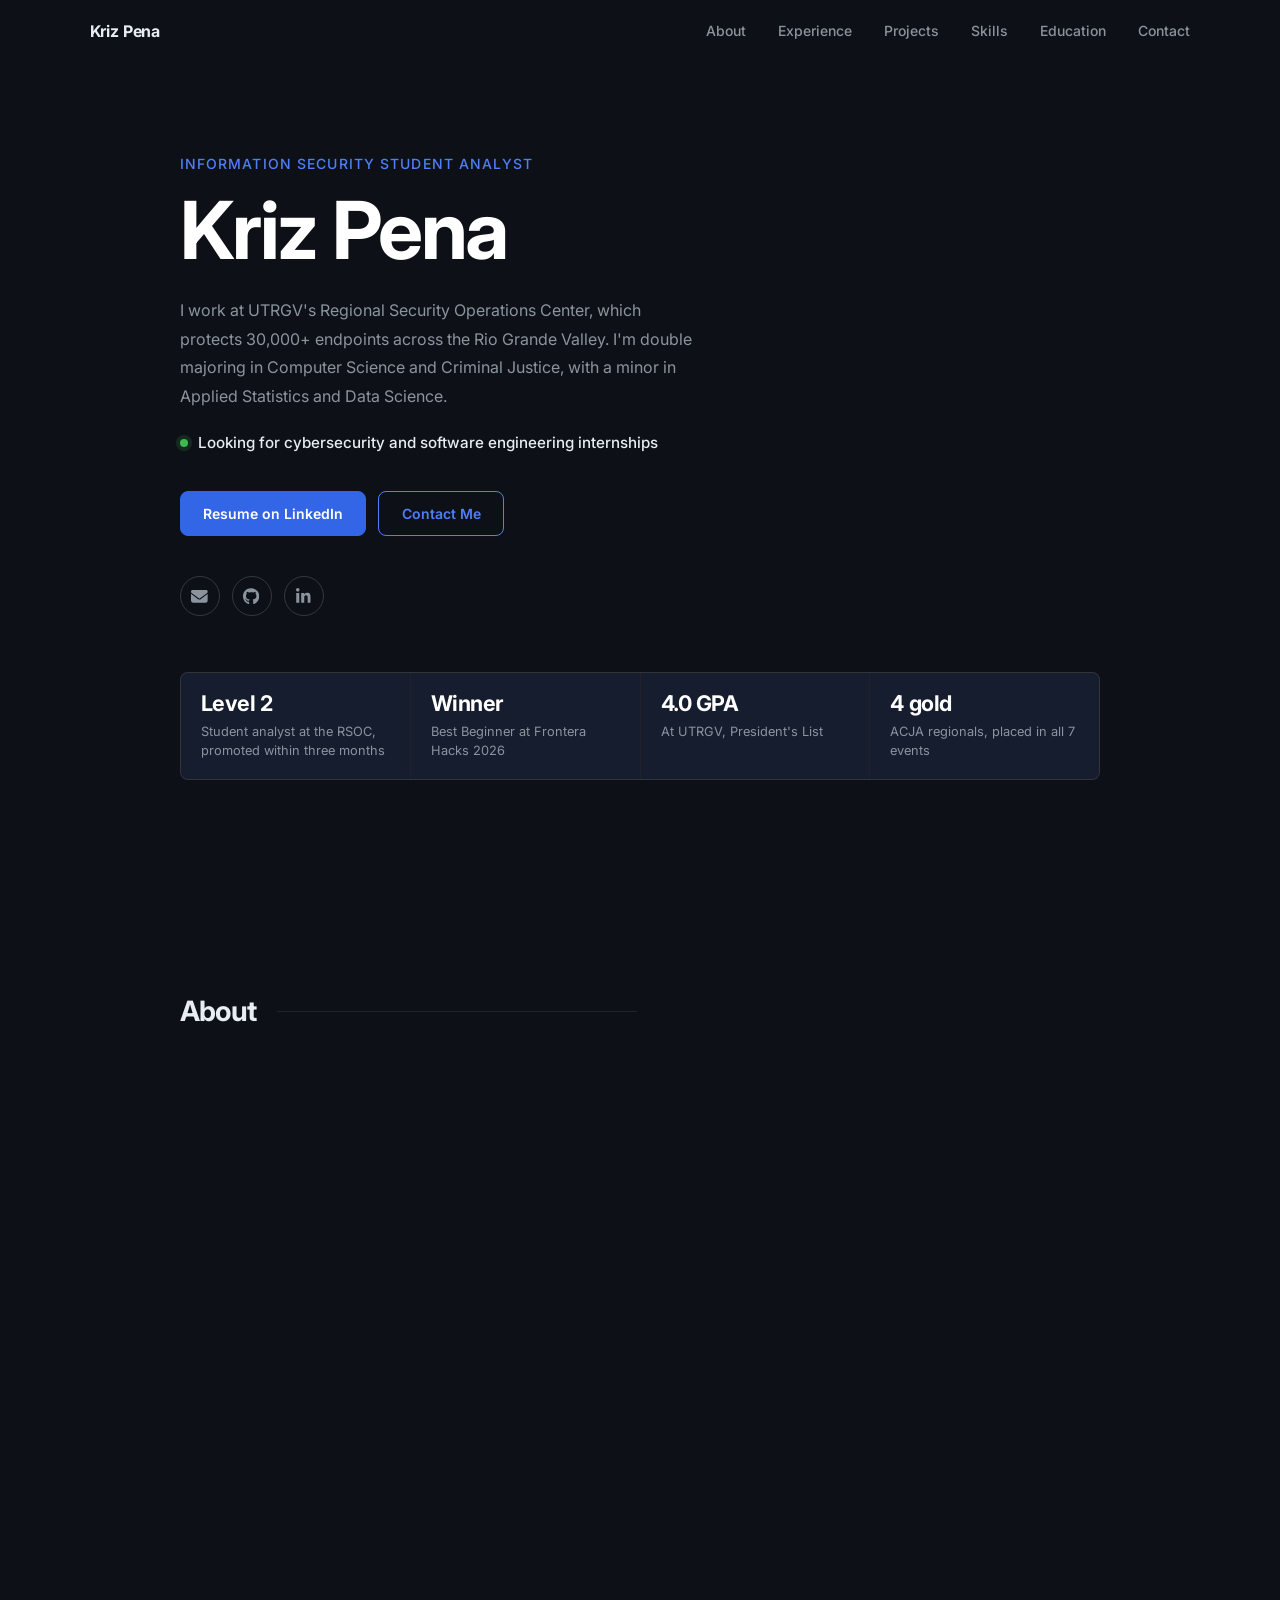
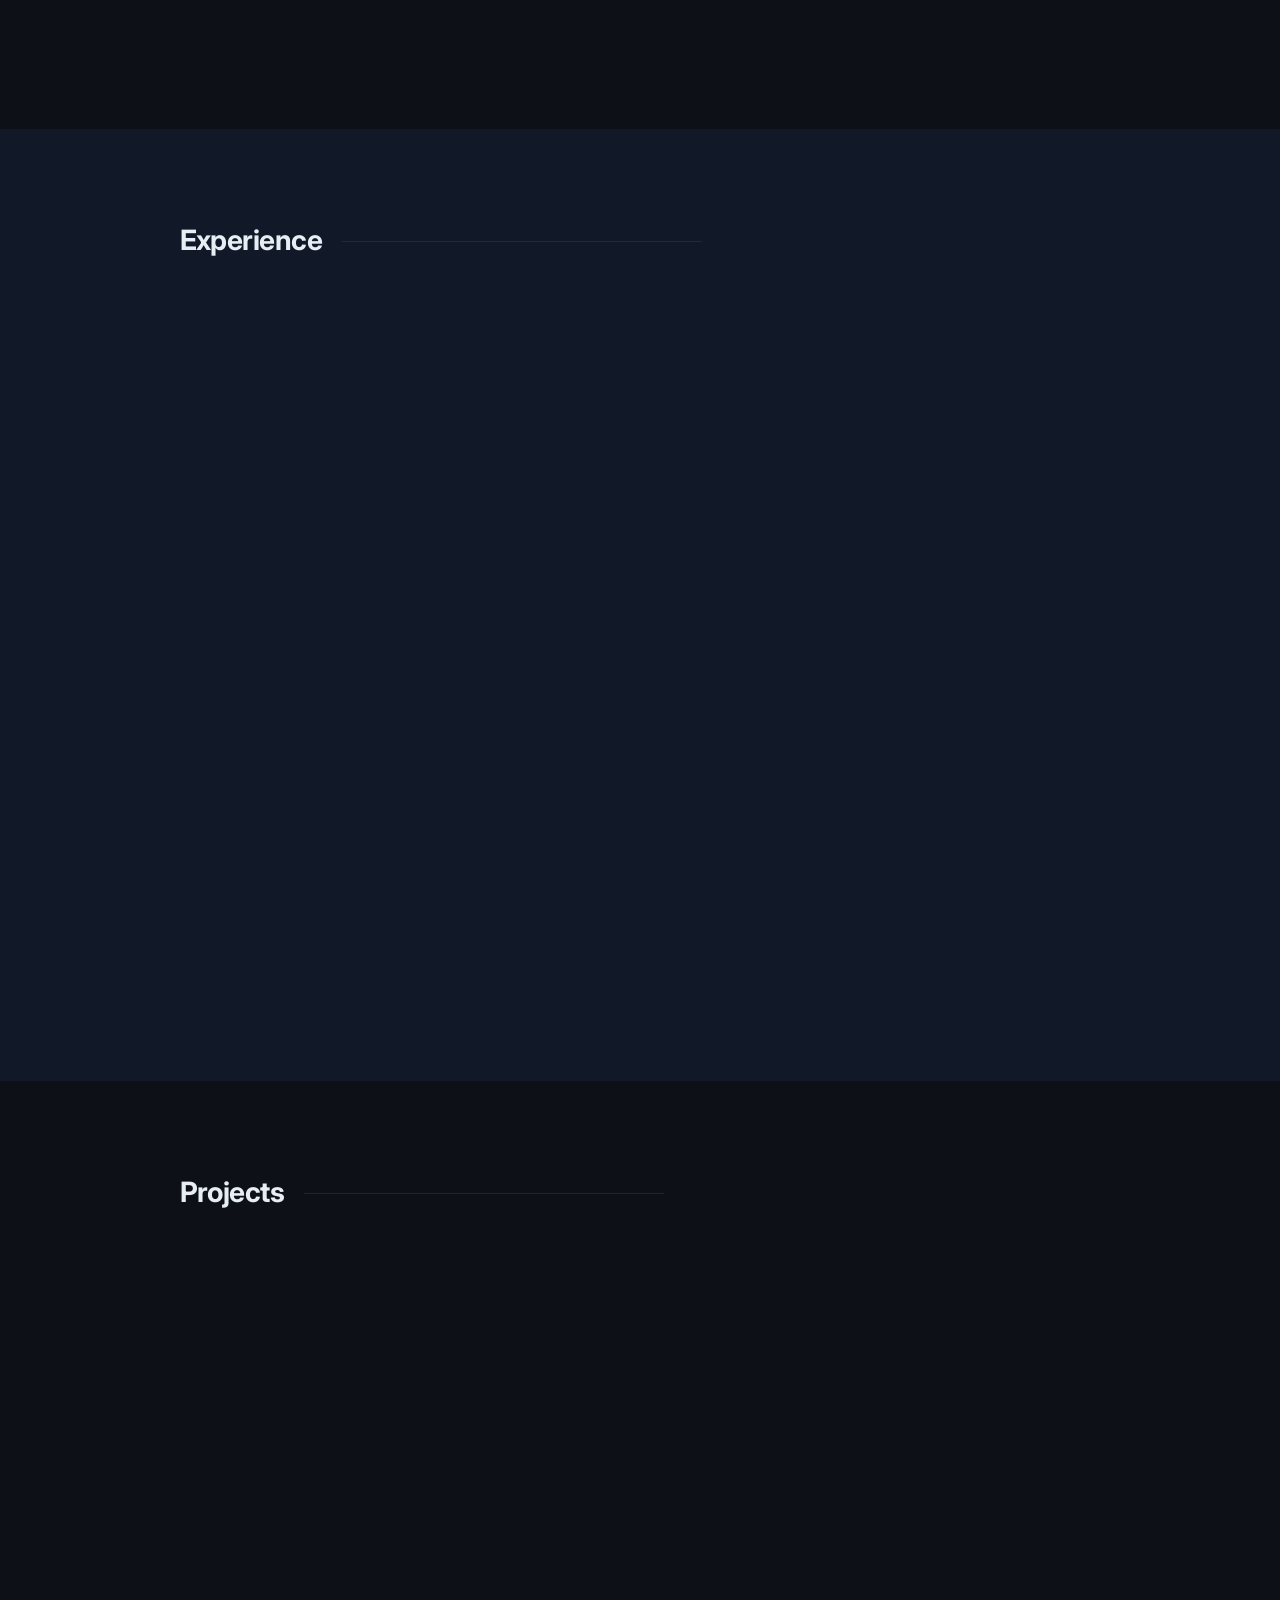
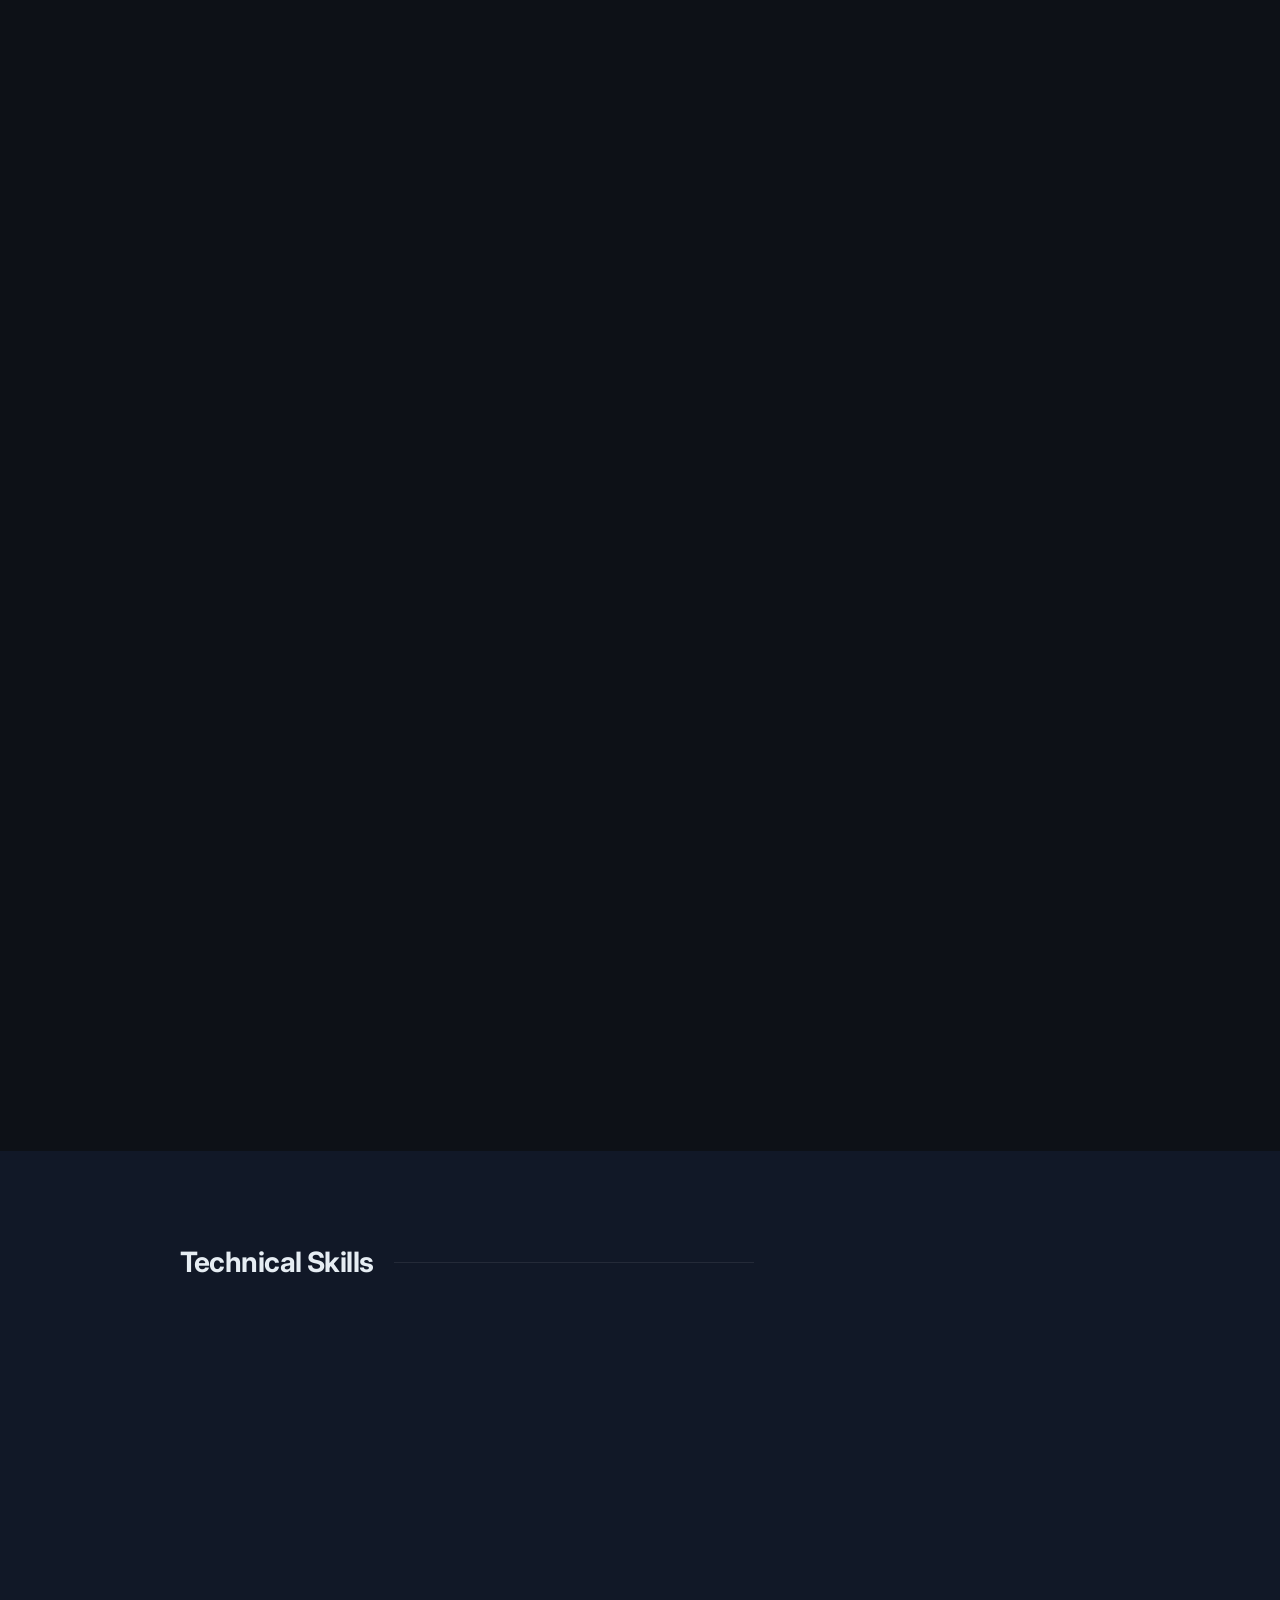
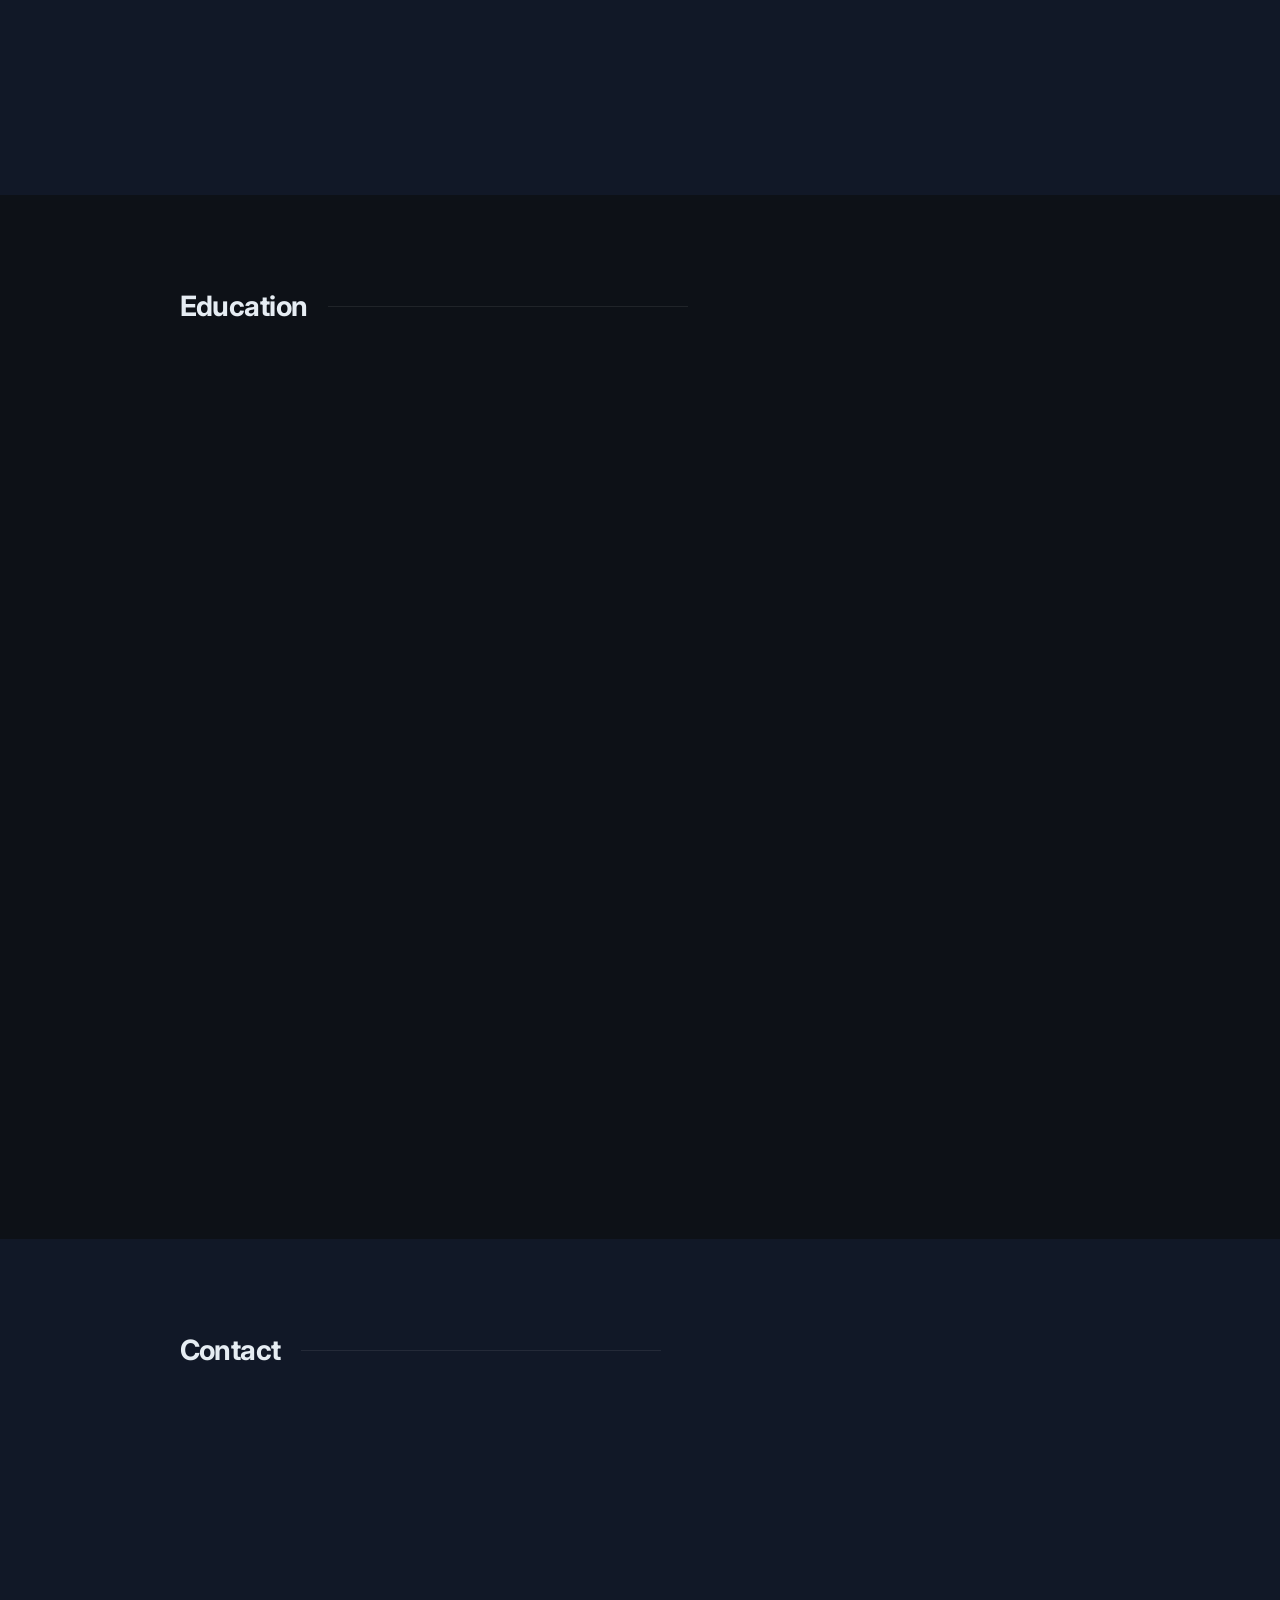
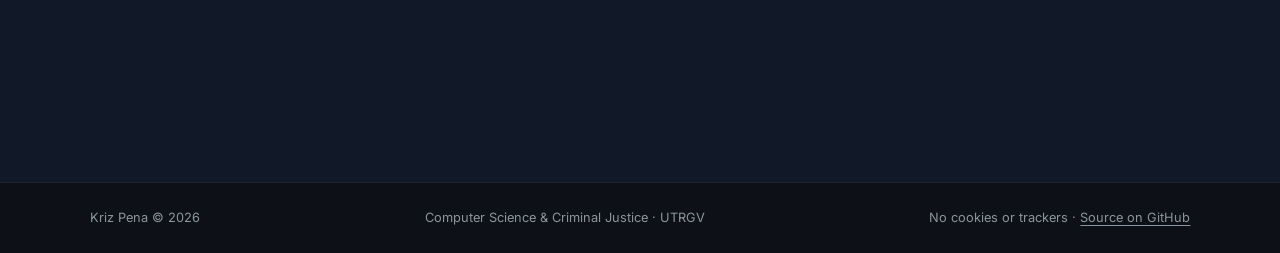
<file: index.html>
<!DOCTYPE html>
<html lang="en">
<head>
    <meta charset="UTF-8">
    <meta name="viewport" content="width=device-width, initial-scale=1.0">
    <!-- Only files from this site can load: no CDNs, no trackers -->
    <meta http-equiv="Content-Security-Policy" content="default-src 'self'; img-src 'self'; style-src 'self'; script-src 'self'; font-src 'self'; connect-src 'none'; object-src 'none'; base-uri 'self'; form-action 'none'">
    <meta name="color-scheme" content="dark">
    <meta name="theme-color" content="#0d1117">
    <title>Kriz Pena — Information Security &amp; Computer Science</title>
    <meta name="description" content="Kriz Pena, Information Security Student Analyst at UTRGV's Regional Security Operations Center, double majoring in Computer Science and Criminal Justice.">
    <meta name="author" content="Kriz Pena">
    <link rel="canonical" href="https://krizzzp1.github.io/Portfolio/">

    <!-- Link previews (LinkedIn, Discord, texts) -->
    <meta property="og:type" content="website">
    <meta property="og:site_name" content="Kriz Pena">
    <meta property="og:locale" content="en_US">
    <meta property="og:url" content="https://krizzzp1.github.io/Portfolio/">
    <meta property="og:title" content="Kriz Pena — Information Security &amp; Computer Science">
    <meta property="og:description" content="Information Security Student Analyst at UTRGV's Regional Security Operations Center. Computer Science and Criminal Justice double major.">
    <meta property="og:image" content="https://krizzzp1.github.io/Portfolio/og-image.png">
    <meta property="og:image:width" content="1200">
    <meta property="og:image:height" content="630">
    <meta property="og:image:alt" content="Kriz Pena, Information Security Student Analyst">
    <meta name="twitter:card" content="summary_large_image">

    <!-- Tab icon -->
    <link rel="icon" type="image/png" sizes="32x32" href="favicon-32.png">
    <link rel="apple-touch-icon" href="apple-touch-icon.png">

    <link rel="preload" href="fonts/inter-latin-opsz-normal.woff2" as="font" type="font/woff2" crossorigin>
    <link rel="stylesheet" href="styles.css">
    <script src="script.js" defer></script>

    <!-- Tells search engines who this page is about -->
    <script type="application/ld+json">
    {
        "@context": "https://schema.org",
        "@type": "Person",
        "name": "Kriz Pena",
        "url": "https://krizzzp1.github.io/Portfolio/",
        "jobTitle": "Information Security Student Analyst",
        "worksFor": { "@type": "Organization", "name": "UTRGV Regional Security Operations Center" },
        "affiliation": { "@type": "CollegeOrUniversity", "name": "University of Texas Rio Grande Valley" },
        "alumniOf": { "@type": "CollegeOrUniversity", "name": "Texas Southmost College" },
        "knowsLanguage": ["English", "Spanish"],
        "sameAs": ["https://github.com/KrizzzP1", "https://www.linkedin.com/in/krizpena"]
    }
    </script>
</head>
<body>

    <a class="skip-link" href="#main">Skip to main content</a>
    <!-- Icons: Font Awesome Free 6.4.0 by @fontawesome - https://fontawesome.com License - https://fontawesome.com/license/free (Icons: CC BY 4.0) -->
    <svg class="sprite" aria-hidden="true" focusable="false" xmlns="http://www.w3.org/2000/svg">
        <symbol id="i-envelope" viewBox="0 0 512 512"><path d="M48 64C21.5 64 0 85.5 0 112c0 15.1 7.1 29.3 19.2 38.4L236.8 313.6c11.4 8.5 27 8.5 38.4 0L492.8 150.4c12.1-9.1 19.2-23.3 19.2-38.4c0-26.5-21.5-48-48-48H48zM0 176V384c0 35.3 28.7 64 64 64H448c35.3 0 64-28.7 64-64V176L294.4 339.2c-22.8 17.1-54 17.1-76.8 0L0 176z"/></symbol>
        <symbol id="i-github" viewBox="0 0 496 512"><path d="M165.9 397.4c0 2-2.3 3.6-5.2 3.6-3.3.3-5.6-1.3-5.6-3.6 0-2 2.3-3.6 5.2-3.6 3-.3 5.6 1.3 5.6 3.6zm-31.1-4.5c-.7 2 1.3 4.3 4.3 4.9 2.6 1 5.6 0 6.2-2s-1.3-4.3-4.3-5.2c-2.6-.7-5.5.3-6.2 2.3zm44.2-1.7c-2.9.7-4.9 2.6-4.6 4.9.3 2 2.9 3.3 5.9 2.6 2.9-.7 4.9-2.6 4.6-4.6-.3-1.9-3-3.2-5.9-2.9zM244.8 8C106.1 8 0 113.3 0 252c0 110.9 69.8 205.8 169.5 239.2 12.8 2.3 17.3-5.6 17.3-12.1 0-6.2-.3-40.4-.3-61.4 0 0-70 15-84.7-29.8 0 0-11.4-29.1-27.8-36.6 0 0-22.9-15.7 1.6-15.4 0 0 24.9 2 38.6 25.8 21.9 38.6 58.6 27.5 72.9 20.9 2.3-16 8.8-27.1 16-33.7-55.9-6.2-112.3-14.3-112.3-110.5 0-27.5 7.6-41.3 23.6-58.9-2.6-6.5-11.1-33.3 2.6-67.9 20.9-6.5 69 27 69 27 20-5.6 41.5-8.5 62.8-8.5s42.8 2.9 62.8 8.5c0 0 48.1-33.6 69-27 13.7 34.7 5.2 61.4 2.6 67.9 16 17.7 25.8 31.5 25.8 58.9 0 96.5-58.9 104.2-114.8 110.5 9.2 7.9 17 22.9 17 46.4 0 33.7-.3 75.4-.3 83.6 0 6.5 4.6 14.4 17.3 12.1C428.2 457.8 496 362.9 496 252 496 113.3 383.5 8 244.8 8zM97.2 352.9c-1.3 1-1 3.3.7 5.2 1.6 1.6 3.9 2.3 5.2 1 1.3-1 1-3.3-.7-5.2-1.6-1.6-3.9-2.3-5.2-1zm-10.8-8.1c-.7 1.3.3 2.9 2.3 3.9 1.6 1 3.6.7 4.3-.7.7-1.3-.3-2.9-2.3-3.9-2-.6-3.6-.3-4.3.7zm32.4 35.6c-1.6 1.3-1 4.3 1.3 6.2 2.3 2.3 5.2 2.6 6.5 1 1.3-1.3.7-4.3-1.3-6.2-2.2-2.3-5.2-2.6-6.5-1zm-11.4-14.7c-1.6 1-1.6 3.6 0 5.9 1.6 2.3 4.3 3.3 5.6 2.3 1.6-1.3 1.6-3.9 0-6.2-1.4-2.3-4-3.3-5.6-2z"/></symbol>
        <symbol id="i-linkedin-in" viewBox="0 0 448 512"><path d="M100.28 448H7.4V148.9h92.88zM53.79 108.1C24.09 108.1 0 83.5 0 53.8a53.79 53.79 0 0 1 107.58 0c0 29.7-24.1 54.3-53.79 54.3zM447.9 448h-92.68V302.4c0-34.7-.7-79.2-48.29-79.2-48.29 0-55.69 37.7-55.69 76.7V448h-92.78V148.9h89.08v40.8h1.3c12.4-23.5 42.69-48.3 87.88-48.3 94 0 111.28 61.9 111.28 142.3V448z"/></symbol>
        <symbol id="i-graduation-cap" viewBox="0 0 640 512"><path d="M320 32c-8.1 0-16.1 1.4-23.7 4.1L15.8 137.4C6.3 140.9 0 149.9 0 160s6.3 19.1 15.8 22.6l57.9 20.9C57.3 229.3 48 259.8 48 291.9v28.1c0 28.4-10.8 57.7-22.3 80.8c-6.5 13-13.9 25.8-22.5 37.6C0 442.7-.9 448.3 .9 453.4s6 8.9 11.2 10.2l64 16c4.2 1.1 8.7 .3 12.4-2s6.3-6.1 7.1-10.4c8.6-42.8 4.3-81.2-2.1-108.7C90.3 344.3 86 329.8 80 316.5V291.9c0-30.2 10.2-58.7 27.9-81.5c12.9-15.5 29.6-28 49.2-35.7l157-61.7c8.2-3.2 17.5 .8 20.7 9s-.8 17.5-9 20.7l-157 61.7c-12.4 4.9-23.3 12.4-32.2 21.6l159.6 57.6c7.6 2.7 15.6 4.1 23.7 4.1s16.1-1.4 23.7-4.1L624.2 182.6c9.5-3.4 15.8-12.5 15.8-22.6s-6.3-19.1-15.8-22.6L343.7 36.1C336.1 33.4 328.1 32 320 32zM128 408c0 35.3 86 72 192 72s192-36.7 192-72L496.7 262.6 354.5 314c-11.1 4-22.8 6-34.5 6s-23.5-2-34.5-6L143.3 262.6 128 408z"/></symbol>
        <symbol id="i-book-open" viewBox="0 0 576 512"><path d="M249.6 471.5c10.8 3.8 22.4-4.1 22.4-15.5V78.6c0-4.2-1.6-8.4-5-11C247.4 52 202.4 32 144 32C93.5 32 46.3 45.3 18.1 56.1C6.8 60.5 0 71.7 0 83.8V454.1c0 11.9 12.8 20.2 24.1 16.5C55.6 460.1 105.5 448 144 448c33.9 0 79 14 105.6 23.5zm76.8 0C353 462 398.1 448 432 448c38.5 0 88.4 12.1 119.9 22.6c11.3 3.8 24.1-4.6 24.1-16.5V83.8c0-12.1-6.8-23.3-18.1-27.6C529.7 45.3 482.5 32 432 32c-58.4 0-103.4 20-123 35.6c-3.3 2.6-5 6.8-5 11V456c0 11.4 11.7 19.3 22.4 15.5z"/></symbol>
        <symbol id="i-chart-line" viewBox="0 0 512 512"><path d="M64 64c0-17.7-14.3-32-32-32S0 46.3 0 64V400c0 44.2 35.8 80 80 80H480c17.7 0 32-14.3 32-32s-14.3-32-32-32H80c-8.8 0-16-7.2-16-16V64zm406.6 86.6c12.5-12.5 12.5-32.8 0-45.3s-32.8-12.5-45.3 0L320 210.7l-57.4-57.4c-12.5-12.5-32.8-12.5-45.3 0l-112 112c-12.5 12.5-12.5 32.8 0 45.3s32.8 12.5 45.3 0L240 221.3l57.4 57.4c12.5 12.5 32.8 12.5 45.3 0l128-128z"/></symbol>
        <symbol id="i-award" viewBox="0 0 384 512"><path d="M173.8 5.5c11-7.3 25.4-7.3 36.4 0L228 17.2c6 3.9 13 5.8 20.1 5.4l21.3-1.3c13.2-.8 25.6 6.4 31.5 18.2l9.6 19.1c3.2 6.4 8.4 11.5 14.7 14.7L344.5 83c11.8 5.9 19 18.3 18.2 31.5l-1.3 21.3c-.4 7.1 1.5 14.2 5.4 20.1l11.8 17.8c7.3 11 7.3 25.4 0 36.4L366.8 228c-3.9 6-5.8 13-5.4 20.1l1.3 21.3c.8 13.2-6.4 25.6-18.2 31.5l-19.1 9.6c-6.4 3.2-11.5 8.4-14.7 14.7L301 344.5c-5.9 11.8-18.3 19-31.5 18.2l-21.3-1.3c-7.1-.4-14.2 1.5-20.1 5.4l-17.8 11.8c-11 7.3-25.4 7.3-36.4 0L156 366.8c-6-3.9-13-5.8-20.1-5.4l-21.3 1.3c-13.2 .8-25.6-6.4-31.5-18.2l-9.6-19.1c-3.2-6.4-8.4-11.5-14.7-14.7L39.5 301c-11.8-5.9-19-18.3-18.2-31.5l1.3-21.3c.4-7.1-1.5-14.2-5.4-20.1L5.5 210.2c-7.3-11-7.3-25.4 0-36.4L17.2 156c3.9-6 5.8-13 5.4-20.1l-1.3-21.3c-.8-13.2 6.4-25.6 18.2-31.5l19.1-9.6C65 70.2 70.2 65 73.4 58.6L83 39.5c5.9-11.8 18.3-19 31.5-18.2l21.3 1.3c7.1 .4 14.2-1.5 20.1-5.4L173.8 5.5zM272 192a80 80 0 1 0 -160 0 80 80 0 1 0 160 0zM1.3 441.8L44.4 339.3c.2 .1 .3 .2 .4 .4l9.6 19.1c11.7 23.2 36 37.3 62 35.8l21.3-1.3c.2 0 .5 0 .7 .2l17.8 11.8c5.1 3.3 10.5 5.9 16.1 7.7l-37.6 89.3c-2.3 5.5-7.4 9.2-13.3 9.7s-11.6-2.2-14.8-7.2L74.4 455.5l-56.1 8.3c-5.7 .8-11.4-1.5-15-6s-4.3-10.7-2.1-16zm248 60.4L211.7 413c5.6-1.8 11-4.3 16.1-7.7l17.8-11.8c.2-.1 .4-.2 .7-.2l21.3 1.3c26 1.5 50.3-12.6 62-35.8l9.6-19.1c.1-.2 .2-.3 .4-.4l43.2 102.5c2.2 5.3 1.4 11.4-2.1 16s-9.3 6.9-15 6l-56.1-8.3-32.2 49.2c-3.2 5-8.9 7.7-14.8 7.2s-11-4.3-13.3-9.7z"/></symbol>
        <symbol id="i-calendar" viewBox="0 0 448 512"><path d="M96 32V64H48C21.5 64 0 85.5 0 112v48H448V112c0-26.5-21.5-48-48-48H352V32c0-17.7-14.3-32-32-32s-32 14.3-32 32V64H160V32c0-17.7-14.3-32-32-32S96 14.3 96 32zM448 192H0V464c0 26.5 21.5 48 48 48H400c26.5 0 48-21.5 48-48V192z"/></symbol>
        <symbol id="i-language" viewBox="0 0 640 512"><path d="M0 128C0 92.7 28.7 64 64 64H256h48 16H576c35.3 0 64 28.7 64 64V384c0 35.3-28.7 64-64 64H320 304 256 64c-35.3 0-64-28.7-64-64V128zm320 0V384H576V128H320zM178.3 175.9c-3.2-7.2-10.4-11.9-18.3-11.9s-15.1 4.7-18.3 11.9l-64 144c-4.5 10.1 .1 21.9 10.2 26.4s21.9-.1 26.4-10.2l8.9-20.1h73.6l8.9 20.1c4.5 10.1 16.3 14.6 26.4 10.2s14.6-16.3 10.2-26.4l-64-144zM160 233.2L179 276H141l19-42.8zM448 164c11 0 20 9 20 20v4h44 16c11 0 20 9 20 20s-9 20-20 20h-2l-1.6 4.5c-8.9 24.4-22.4 46.6-39.6 65.4c.9 .6 1.8 1.1 2.7 1.6l18.9 11.3c9.5 5.7 12.5 18 6.9 27.4s-18 12.5-27.4 6.9l-18.9-11.3c-4.5-2.7-8.8-5.5-13.1-8.5c-10.6 7.5-21.9 14-34 19.4l-3.6 1.6c-10.1 4.5-21.9-.1-26.4-10.2s.1-21.9 10.2-26.4l3.6-1.6c6.4-2.9 12.6-6.1 18.5-9.8l-12.2-12.2c-7.8-7.8-7.8-20.5 0-28.3s20.5-7.8 28.3 0l14.6 14.6 .5 .5c12.4-13.1 22.5-28.3 29.8-45H448 376c-11 0-20-9-20-20s9-20 20-20h52v-4c0-11 9-20 20-20z"/></symbol>
        <symbol id="i-shield-halved" viewBox="0 0 512 512"><path d="M256 0c4.6 0 9.2 1 13.4 2.9L457.7 82.8c22 9.3 38.4 31 38.3 57.2c-.5 99.2-41.3 280.7-213.6 363.2c-16.7 8-36.1 8-52.8 0C57.3 420.7 16.5 239.2 16 140c-.1-26.2 16.3-47.9 38.3-57.2L242.7 2.9C246.8 1 251.4 0 256 0zm0 66.8V444.8C394 378 431.1 230.1 432 141.4L256 66.8l0 0z"/></symbol>
        <symbol id="i-life-ring" viewBox="0 0 512 512"><path d="M367.2 412.5C335.9 434.9 297.5 448 256 448s-79.9-13.1-111.2-35.5l58-58c15.8 8.6 34 13.5 53.3 13.5s37.4-4.9 53.3-13.5l58 58zm90.7 .8c33.8-43.4 54-98 54-157.3s-20.2-113.9-54-157.3c9-12.5 7.9-30.1-3.4-41.3S425.8 45 413.3 54C369.9 20.2 315.3 0 256 0S142.1 20.2 98.7 54c-12.5-9-30.1-7.9-41.3 3.4S45 86.2 54 98.7C20.2 142.1 0 196.7 0 256s20.2 113.9 54 157.3c-9 12.5-7.9 30.1 3.4 41.3S86.2 467 98.7 458c43.4 33.8 98 54 157.3 54s113.9-20.2 157.3-54c12.5 9 30.1 7.9 41.3-3.4s12.4-28.8 3.4-41.3zm-45.5-46.1l-58-58c8.6-15.8 13.5-34 13.5-53.3s-4.9-37.4-13.5-53.3l58-58C434.9 176.1 448 214.5 448 256s-13.1 79.9-35.5 111.2zM367.2 99.5l-58 58c-15.8-8.6-34-13.5-53.3-13.5s-37.4 4.9-53.3 13.5l-58-58C176.1 77.1 214.5 64 256 64s79.9 13.1 111.2 35.5zM157.5 309.3l-58 58C77.1 335.9 64 297.5 64 256s13.1-79.9 35.5-111.2l58 58c-8.6 15.8-13.5 34-13.5 53.3s4.9 37.4 13.5 53.3zM208 256a48 48 0 1 1 96 0 48 48 0 1 1 -96 0z"/></symbol>
        <symbol id="i-scale-balanced" viewBox="0 0 640 512"><path d="M384 32H512c17.7 0 32 14.3 32 32s-14.3 32-32 32H398.4c-5.2 25.8-22.9 47.1-46.4 57.3V448H512c17.7 0 32 14.3 32 32s-14.3 32-32 32H320 128c-17.7 0-32-14.3-32-32s14.3-32 32-32H288V153.3c-23.5-10.3-41.2-31.6-46.4-57.3H128c-17.7 0-32-14.3-32-32s14.3-32 32-32H256c14.6-19.4 37.8-32 64-32s49.4 12.6 64 32zm55.6 288H584.4L512 195.8 439.6 320zM512 416c-62.9 0-115.2-34-126-78.9c-2.6-11 1-22.3 6.7-32.1l95.2-163.2c5-8.6 14.2-13.8 24.1-13.8s19.1 5.3 24.1 13.8l95.2 163.2c5.7 9.8 9.3 21.1 6.7 32.1C627.2 382 574.9 416 512 416zM126.8 195.8L54.4 320H199.3L126.8 195.8zM.9 337.1c-2.6-11 1-22.3 6.7-32.1l95.2-163.2c5-8.6 14.2-13.8 24.1-13.8s19.1 5.3 24.1 13.8l95.2 163.2c5.7 9.8 9.3 21.1 6.7 32.1C242 382 189.7 416 126.8 416S11.7 382 .9 337.1z"/></symbol>
        <symbol id="i-arrow-up-right-from-square" viewBox="0 0 512 512"><path d="M320 0c-17.7 0-32 14.3-32 32s14.3 32 32 32h82.7L201.4 265.4c-12.5 12.5-12.5 32.8 0 45.3s32.8 12.5 45.3 0L448 109.3V192c0 17.7 14.3 32 32 32s32-14.3 32-32V32c0-17.7-14.3-32-32-32H320zM80 32C35.8 32 0 67.8 0 112V432c0 44.2 35.8 80 80 80H400c44.2 0 80-35.8 80-80V320c0-17.7-14.3-32-32-32s-32 14.3-32 32V432c0 8.8-7.2 16-16 16H80c-8.8 0-16-7.2-16-16V112c0-8.8 7.2-16 16-16H192c17.7 0 32-14.3 32-32s-14.3-32-32-32H80z"/></symbol>
        <symbol id="i-network-wired" viewBox="0 0 640 512"><path d="M256 64H384v64H256V64zM240 0c-26.5 0-48 21.5-48 48v96c0 26.5 21.5 48 48 48h48v32H32c-17.7 0-32 14.3-32 32s14.3 32 32 32h96v32H80c-26.5 0-48 21.5-48 48v96c0 26.5 21.5 48 48 48H240c26.5 0 48-21.5 48-48V368c0-26.5-21.5-48-48-48H192V288H448v32H400c-26.5 0-48 21.5-48 48v96c0 26.5 21.5 48 48 48H560c26.5 0 48-21.5 48-48V368c0-26.5-21.5-48-48-48H512V288h96c17.7 0 32-14.3 32-32s-14.3-32-32-32H352V192h48c26.5 0 48-21.5 48-48V48c0-26.5-21.5-48-48-48H240zM96 448V384H224v64H96zm320-64H544v64H416V384z"/></symbol>
        <symbol id="i-file-pdf" viewBox="0 0 512 512"><path d="M0 64C0 28.7 28.7 0 64 0H224V128c0 17.7 14.3 32 32 32H384V304H176c-35.3 0-64 28.7-64 64V512H64c-35.3 0-64-28.7-64-64V64zm384 64H256V0L384 128zM176 352h32c30.9 0 56 25.1 56 56s-25.1 56-56 56H192v32c0 8.8-7.2 16-16 16s-16-7.2-16-16V448 368c0-8.8 7.2-16 16-16zm32 80c13.3 0 24-10.7 24-24s-10.7-24-24-24H192v48h16zm96-80h32c26.5 0 48 21.5 48 48v64c0 26.5-21.5 48-48 48H304c-8.8 0-16-7.2-16-16V368c0-8.8 7.2-16 16-16zm32 128c8.8 0 16-7.2 16-16V400c0-8.8-7.2-16-16-16H320v96h16zm80-112c0-8.8 7.2-16 16-16h48c8.8 0 16 7.2 16 16s-7.2 16-16 16H448v32h32c8.8 0 16 7.2 16 16s-7.2 16-16 16H448v48c0 8.8-7.2 16-16 16s-16-7.2-16-16V432 368z"/></symbol>
        <symbol id="i-building-columns" viewBox="0 0 512 512"><path d="M243.4 2.6l-224 96c-14 6-21.8 21-18.7 35.8S16.8 160 32 160v8c0 13.3 10.7 24 24 24H456c13.3 0 24-10.7 24-24v-8c15.2 0 28.3-10.7 31.3-25.6s-4.8-29.9-18.7-35.8l-224-96c-8-3.4-17.2-3.4-25.2 0zM128 224H64V420.3c-.6 .3-1.2 .7-1.8 1.1l-48 32c-11.7 7.8-17 22.4-12.9 35.9S17.9 512 32 512H480c14.1 0 26.5-9.2 30.6-22.7s-1.1-28.1-12.9-35.9l-48-32c-.6-.4-1.2-.7-1.8-1.1V224H384V416H344V224H280V416H232V224H168V416H128V224zM256 64a32 32 0 1 1 0 64 32 32 0 1 1 0-64z"/></symbol>
        <symbol id="i-football" viewBox="0 0 512 512"><path d="M247.5 25.4c-13.5 3.3-26.4 7.2-38.6 11.7C142.9 61.6 96.7 103.6 66 153.6c-18.3 29.8-30.9 62.3-39.2 95.4L264.5 486.6c13.5-3.3 26.4-7.2 38.6-11.7c66-24.5 112.2-66.5 142.9-116.5c18.3-29.8 30.9-62.3 39.1-95.3L247.5 25.4zM495.2 205.3c6.1-56.8 1.4-112.2-7.7-156.4c-2.7-12.9-13-22.9-26.1-25.1c-58.2-9.7-109.9-12-155.6-7.9L495.2 205.3zM206.1 496L16.8 306.7c-6.1 56.8-1.4 112.2 7.7 156.4c2.7 12.9 13 22.9 26.1 25.1c58.2 9.7 109.9 12 155.6 7.9zm54.6-331.3c6.2-6.2 16.4-6.2 22.6 0l64 64c6.2 6.2 6.2 16.4 0 22.6s-16.4 6.2-22.6 0l-64-64c-6.2-6.2-6.2-16.4 0-22.6zm-48 48c6.2-6.2 16.4-6.2 22.6 0l64 64c6.2 6.2 6.2 16.4 0 22.6s-16.4 6.2-22.6 0l-64-64c-6.2-6.2-6.2-16.4 0-22.6zm-48 48c6.2-6.2 16.4-6.2 22.6 0l64 64c6.2 6.2 6.2 16.4 0 22.6s-16.4 6.2-22.6 0l-64-64c-6.2-6.2-6.2-16.4 0-22.6z"/></symbol>
        <symbol id="i-chevron-up" viewBox="0 0 512 512"><path d="M233.4 105.4c12.5-12.5 32.8-12.5 45.3 0l192 192c12.5 12.5 12.5 32.8 0 45.3s-32.8 12.5-45.3 0L256 173.3 86.6 342.6c-12.5 12.5-32.8 12.5-45.3 0s-12.5-32.8 0-45.3l192-192z"/></symbol>
    </svg>
    <!-- Navigation -->
    <header id="navbar">
        <a href="#hero" class="brand">Kriz Pena</a>
        <button class="menu-btn" type="button" aria-label="Menu" aria-expanded="false" aria-controls="nav-links">
            <span></span><span></span><span></span>
        </button>
        <nav class="nav-links" id="nav-links" aria-label="Main">
            <a href="#about">About</a>
            <a href="#experience">Experience</a>
            <a href="#projects">Projects</a>
            <a href="#skills">Skills</a>
            <a href="#education">Education</a>
            <a href="#contact">Contact</a>
        </nav>
    </header>

    <main id="main" tabindex="-1">

    <!-- Hero -->
    <section id="hero">
        <div class="hero-inner">
            <p class="hero-sub">Information Security Student Analyst</p>
            <h1>Kriz Pena</h1>
            <p class="hero-tagline">
                I work at UTRGV's Regional Security Operations Center, which protects 30,000+
                endpoints across the Rio Grande Valley. I'm double majoring in Computer Science
                and Criminal Justice, with a minor in Applied Statistics and Data Science.
            </p>
            <p class="hero-status">Looking for cybersecurity and software engineering internships</p>
            <div class="hero-actions">
                <a href="https://www.linkedin.com/in/krizpena" class="btn btn-primary" target="_blank" rel="noopener">Resume on LinkedIn</a>
                <a href="#contact" class="btn btn-outline">Contact Me</a>
            </div>
            <div class="social-links">
                <a href="mailto:kpena3@hotmail.com" aria-label="Email">
                    <svg class="icon" viewBox="0 0 512 512" aria-hidden="true" focusable="false"><use href="#i-envelope"/></svg>
                </a>
                <a href="https://github.com/KrizzzP1" aria-label="GitHub" target="_blank" rel="noopener">
                    <svg class="icon" viewBox="0 0 496 512" aria-hidden="true" focusable="false"><use href="#i-github"/></svg>
                </a>
                <a href="https://www.linkedin.com/in/krizpena" aria-label="LinkedIn" target="_blank" rel="noopener">
                    <svg class="icon" viewBox="0 0 448 512" aria-hidden="true" focusable="false"><use href="#i-linkedin-in"/></svg>
                </a>
            </div>
        </div>
        <ul class="hero-stats" aria-label="Highlights">
            <li>
                <span class="stat-value">Level 2</span>
                <span class="stat-label">Student analyst at the RSOC, promoted within three months</span>
            </li>
            <li>
                <span class="stat-value">Winner</span>
                <span class="stat-label">Best Beginner at Frontera Hacks 2026</span>
            </li>
            <li>
                <span class="stat-value">4.0 GPA</span>
                <span class="stat-label">At UTRGV, President's List</span>
            </li>
            <li>
                <span class="stat-value">4 gold</span>
                <span class="stat-label">ACJA regionals, placed in all 7 events</span>
            </li>
        </ul>
    </section>

    <!-- About -->
    <section id="about">
        <div class="section-header">
            <h2>About</h2>
            <span class="section-line"></span>
        </div>
        <div class="about-grid">
            <div class="about-text">
                <p>
                    I'm a full-time student at UTRGV, double majoring in Computer Science and
                    Criminal Justice with a minor in Applied Statistics and Data Science. I work about 20 hours a week
                    as an Information Security Student Analyst at UTRGV's Regional Security
                    Operations Center, where I investigate live security alerts alongside
                    senior analysts.
                </p>
                <p>
                    I started in Criminal Justice and added Computer Science because threats to
                    public safety are moving online. Working at the RSOC confirmed that
                    cybersecurity is the field I want to be in.
                </p>
                <p>
                    On weekends I'm a Senior Ocean Lifeguard on South Padre Island. I train new
                    guards and respond to rescues and medical emergencies.
                </p>
                <p>
                    Outside of work and school, I'm studying for Security+ and working through
                    Hack The Box Academy. I'm also a triathlete and have done full marathons and
                    100-mile bike events.
                </p>
            </div>
            <div class="about-cards">
                <div class="about-card">
                    <svg class="icon" viewBox="0 0 640 512" aria-hidden="true" focusable="false"><use href="#i-graduation-cap"/></svg>
                    <div>
                        <span class="card-label">University</span>
                        <span class="card-value">University of Texas Rio Grande Valley</span>
                    </div>
                </div>
                <div class="about-card">
                    <svg class="icon" viewBox="0 0 576 512" aria-hidden="true" focusable="false"><use href="#i-book-open"/></svg>
                    <div>
                        <span class="card-label">Majors</span>
                        <span class="card-value">Computer Science &amp; Criminal Justice</span>
                    </div>
                </div>
                <div class="about-card">
                    <svg class="icon" viewBox="0 0 512 512" aria-hidden="true" focusable="false"><use href="#i-chart-line"/></svg>
                    <div>
                        <span class="card-label">Minor</span>
                        <span class="card-value">Applied Statistics and Data Science</span>
                    </div>
                </div>
                <div class="about-card">
                    <svg class="icon" viewBox="0 0 384 512" aria-hidden="true" focusable="false"><use href="#i-award"/></svg>
                    <div>
                        <span class="card-label">GPA</span>
                        <span class="card-value">4.0 at UTRGV &nbsp;·&nbsp; President's List</span>
                    </div>
                </div>
                <div class="about-card">
                    <svg class="icon" viewBox="0 0 448 512" aria-hidden="true" focusable="false"><use href="#i-calendar"/></svg>
                    <div>
                        <span class="card-label">Expected Graduation</span>
                        <span class="card-value">May 2029</span>
                    </div>
                </div>
                <div class="about-card">
                    <svg class="icon" viewBox="0 0 640 512" aria-hidden="true" focusable="false"><use href="#i-language"/></svg>
                    <div>
                        <span class="card-label">Languages</span>
                        <span class="card-value">English &amp; Spanish (fluent)</span>
                    </div>
                </div>
            </div>
        </div>
    </section>

    <!-- Experience -->
    <section id="experience" class="alt-bg">
        <div class="section-header">
            <h2>Experience</h2>
            <span class="section-line"></span>
        </div>
        <div class="stack">

            <article class="edu-card">
                <div class="edu-left">
                    <svg class="icon" viewBox="0 0 512 512" aria-hidden="true" focusable="false"><use href="#i-shield-halved"/></svg>
                </div>
                <div class="edu-right">
                    <h3>Information Security Student Analyst (Level 2)</h3>
                    <p class="edu-majors">UTRGV Regional Security Operations Center (RSOC)</p>
                    <p class="edu-meta">Aug 2026 – Present &nbsp;·&nbsp; Edinburg, TX</p>
                    <ul class="entry-points">
                        <li>Promoted from Level 1 to Level 2 analyst within three months of starting, after passing the Level 2 test in October 2026.</li>
                        <li>Part of a regional SOC team protecting 30,000+ endpoints across the Rio Grande Valley, working 20 hours a week alongside a full course load.</li>
                        <li>Trained under senior (Level 3) analysts on the SOC toolchain (EDR for malicious-file investigation, network detection for alerting, Jira for ticketing), learning triage, escalation, and documentation on live alerts.</li>
                        <li>Investigate assigned tickets on my own, with a Level 3 analyst reviewing my findings before any action is taken.</li>
                    </ul>
                </div>
            </article>

            <article class="edu-card">
                <div class="edu-left">
                    <svg class="icon" viewBox="0 0 512 512" aria-hidden="true" focusable="false"><use href="#i-life-ring"/></svg>
                </div>
                <div class="edu-right">
                    <h3>Senior Ocean Lifeguard</h3>
                    <p class="edu-majors">Cameron County Beach Patrol</p>
                    <p class="edu-meta">Jun 2024 – Present &nbsp;·&nbsp; South Padre Island, TX</p>
                    <ul class="entry-points">
                        <li>Train and evaluate new recruits on emergency-response protocol, using equipment check-offs and radio drills to bring them to operational standard.</li>
                        <li>First responder during rescues and medical emergencies: making time-critical decisions with incomplete information, giving first aid and EMS care, and coordinating with 911 dispatch over radio.</li>
                        <li>Certified in BLS, CPR, First Aid, AED, and oxygen administration.</li>
                    </ul>
                </div>
            </article>

        </div>
    </section>

    <!-- Projects -->
    <section id="projects">
        <div class="section-header">
            <h2>Projects</h2>
            <span class="section-line"></span>
        </div>
        <div class="projects-grid">

            <article class="project-card featured has-media">
                <div class="project-body">
                    <div class="project-top">
                        <div class="project-icon"><svg class="icon" viewBox="0 0 640 512" aria-hidden="true" focusable="false"><use href="#i-scale-balanced"/></svg></div>
                        <div class="project-links">
                            <a href="https://krizzzp1.github.io/Know-The-Law/" aria-label="Know The Law live site" target="_blank" rel="noopener" class="project-link">
                                <svg class="icon" viewBox="0 0 512 512" aria-hidden="true" focusable="false"><use href="#i-arrow-up-right-from-square"/></svg><span>Live site</span>
                            </a>
                            <a href="https://github.com/KrizzzP1/Know-The-Law" aria-label="Know The Law code on GitHub" target="_blank" rel="noopener" class="project-link">
                                <svg class="icon" viewBox="0 0 496 512" aria-hidden="true" focusable="false"><use href="#i-github"/></svg><span>Code</span>
                            </a>
                        </div>
                    </div>
                    <h3>Know The Law</h3>
                    <p class="project-category">Winner, Best Beginner — Frontera Hacks 2026</p>
                    <p class="project-desc">
                        A solo project for UTRGV's hackathon. It walks users through questions about
                        their situation and explains the relevant laws in plain language, in English
                        or Spanish.
                    </p>
                    <ul class="entry-points">
                        <li>Designed a 58-node decision tree covering 4th, 5th, 6th, and 8th Amendment rights, including the scenarios it covers, how users move through it, and every conclusion they can reach.</li>
                        <li>Researched and wrote all of the legal content: the rights at each outcome, the exact phrasing to assert them, and 13 Texas law notes on top of federal law.</li>
                        <li>Scoped it for the RGV. It's fully bilingual, since about 4 in 5 people in the Valley speak Spanish at home, and it has a branch for the Falfurrias and Sarita checkpoints.</li>
                        <li>Directed the build end-to-end with AI development tools, through testing and deployment to a live site that runs fully offline.</li>
                    </ul>
                    <div class="project-tags">
                        <span>Product Design</span>
                        <span>Legal Research</span>
                        <span>Bilingual</span>
                        <span>AI-Assisted Build</span>
                    </div>
                </div>
                <figure class="project-media screenshot">
                    <img src="images/know-the-law.webp" width="1200" height="900" loading="lazy" decoding="async"
                         alt="Know The Law showing a 4th Amendment result: the rights you can assert, what to say, and a Texas law note, with the amendment menu on the left.">
                </figure>
            </article>

            <article class="project-card featured has-media">
                <div class="project-body">
                    <div class="project-top">
                        <div class="project-icon"><svg class="icon" viewBox="0 0 640 512" aria-hidden="true" focusable="false"><use href="#i-network-wired"/></svg></div>
                        <div class="project-links">
                            <a href="vm-lab-manual.pdf" aria-label="Read the manual (PDF), Isolated VM Attack Lab" target="_blank" rel="noopener" class="project-link">
                                <svg class="icon" viewBox="0 0 512 512" aria-hidden="true" focusable="false"><use href="#i-file-pdf"/></svg><span>Read the manual (PDF)</span>
                            </a>
                        </div>
                    </div>
                    <h3>Isolated VM Attack Lab</h3>
                    <p class="project-category">Lab build and technical manual — Fall 2026</p>
                    <p class="project-desc">
                        A virtual lab on my laptop with a Kali Linux attacker and a deliberately
                        vulnerable Metasploitable 2 target on their own internal network. The target is
                        cut off from the internet, so a machine built to be hacked never touches a real
                        network. A class assignment only asked for an instruction manual. I picked this
                        topic so I'd learn something building it.
                    </p>
                    <ul class="entry-points">
                        <li>Set up the network in VirtualBox: Kali gets internet through NAT plus a second adapter on an internal-only network, and the target sits on that internal network alone.</li>
                        <li>Disabled USB in the VM settings. VirtualBox kept turning it back on until I switched the pointing device to a PS/2 mouse.</li>
                        <li>Confirmed the target can't reach the internet, then logged in to its FTP server from Kali and used Wireshark to capture the username and password in plain text.</li>
                        <li>Wrote a 13-step manual for the build and tested it on my own hardware, which turned up steps that didn't match current versions of VirtualBox and Kali, like Kali naming its network interfaces eth0 and eth1.</li>
                    </ul>
                    <div class="project-tags">
                        <span>VirtualBox</span>
                        <span>Kali Linux</span>
                        <span>Metasploitable 2</span>
                        <span>Wireshark</span>
                        <span>Network Isolation</span>
                        <span>Technical Writing</span>
                    </div>
                </div>
                <figure class="project-media diagram">
                    <svg class="lab-diagram" viewBox="0 0 360 396" role="img" aria-labelledby="lab-title lab-desc">
                        <title id="lab-title">Lab network diagram</title>
                        <desc id="lab-desc">Kali Linux reaches the internet through VirtualBox NAT on eth0 (10.0.2.15). Kali's eth1 (10.0.0.6/24) and Metasploitable 2's eth0 (10.0.0.5/24) share the internal-only network labnet. Metasploitable has no NAT adapter, so it has no route to the internet.</desc>
                        <rect class="dg-host" x="6" y="70" width="348" height="320" rx="12"/>
                        <text x="20" y="381">Laptop running VirtualBox</text>
                        <rect class="dg-cloud" x="20" y="12" width="140" height="34" rx="17"/>
                        <text class="dg-strong" x="90" y="34" text-anchor="middle">Internet</text>
                        <line class="dg-link" x1="90" y1="46" x2="90" y2="100"/>
                        <text x="100" y="63">NAT</text>
                        <rect class="dg-box" x="20" y="100" width="280" height="100" rx="8"/>
                        <text class="dg-strong" x="36" y="128">Kali Linux <tspan class="dg-muted">· attacker</tspan></text>
                        <text class="dg-mono" y="157"><tspan x="36">eth0</tspan><tspan x="84">10.0.2.15</tspan><tspan x="210">NAT</tspan></text>
                        <text class="dg-mono" y="181"><tspan x="36">eth1</tspan><tspan x="84">10.0.0.6/24</tspan><tspan x="210">labnet</tspan></text>
                        <line class="dg-link" x1="160" y1="200" x2="160" y2="268"/>
                        <rect class="dg-pill" x="86" y="222" width="148" height="24" rx="12"/>
                        <text class="dg-accent" x="160" y="238" text-anchor="middle">labnet (internal only)</text>
                        <rect class="dg-box" x="20" y="268" width="280" height="100" rx="8"/>
                        <text class="dg-strong" x="36" y="296">Metasploitable 2 <tspan class="dg-muted">· target</tspan></text>
                        <text class="dg-mono" y="325"><tspan x="36">eth0</tspan><tspan x="84">10.0.0.5/24</tspan><tspan x="210">labnet</tspan></text>
                        <text class="dg-warn" x="36" y="349">No NAT adapter, no route out</text>
                        <polyline class="dg-blocked" points="300,318 330,318 330,29 160,29"/>
                        <g class="dg-x" transform="translate(330 186)"><circle r="11"/><path d="M-4.5 -4.5 4.5 4.5 M4.5 -4.5 -4.5 4.5"/></g>
                    </svg>
                    <figcaption>Kali gets internet through NAT on eth0. Both machines share the internal-only labnet, the target has no adapter that leads out, and Kali doesn't forward traffic between the two networks.</figcaption>
                </figure>
            </article>

        </div>
    </section>

    <!-- Skills -->
    <section id="skills" class="alt-bg">
        <div class="section-header">
            <h2>Technical Skills</h2>
            <span class="section-line"></span>
        </div>
        <div class="skills-grid">

            <div class="lang-card">
                <div class="lang-header">
                    <h3 class="lang-icon">Programming</h3>
                    <span class="lang-label">Languages</span>
                </div>
                <p>
                    C++ is my main language. I've used it through Computer Science I and II.
                    I also write Python, which I learned in Intro to Programming.
                </p>
                <ul class="lang-topics">
                    <li>C++ (object-oriented programming)</li>
                    <li>Python</li>
                    <li>Git &amp; GitHub</li>
                </ul>
            </div>

            <div class="lang-card">
                <div class="lang-header">
                    <h3 class="lang-icon">Security Tools</h3>
                    <span class="lang-label">Hands-on</span>
                </div>
                <p>
                    What I use at the RSOC and in training labs.
                </p>
                <ul class="lang-topics">
                    <li>EDR investigation of flagged files</li>
                    <li>Network alert triage</li>
                    <li>Escalation &amp; documentation in Jira</li>
                    <li>Wireshark</li>
                    <li>Linux (Mint and Kali)</li>
                    <li>VirtualBox</li>
                </ul>
            </div>

            <div class="lang-card">
                <div class="lang-header">
                    <h3 class="lang-icon">Training</h3>
                    <span class="lang-label">Ongoing</span>
                </div>
                <p>
                    Building skills outside of work and class.
                </p>
                <ul class="lang-topics">
                    <li>CompTIA Security+ (in progress)</li>
                    <li>Hack The Box Academy: Information Security, Networking, Network Foundations, Windows &amp; Linux Fundamentals, Web Applications</li>
                </ul>
            </div>

        </div>
    </section>

    <!-- Education -->
    <section id="education">
        <div class="section-header">
            <h2>Education</h2>
            <span class="section-line"></span>
        </div>
        <div class="stack">

            <article class="edu-card">
                <div class="edu-left">
                    <svg class="icon" viewBox="0 0 640 512" aria-hidden="true" focusable="false"><use href="#i-graduation-cap"/></svg>
                </div>
                <div class="edu-right">
                    <h3>Bachelor of Science</h3>
                    <p class="edu-majors">Computer Science &amp; Criminal Justice</p>
                    <p class="edu-school">University of Texas Rio Grande Valley</p>
                    <p class="edu-meta">Minor: Applied Statistics and Data Science &nbsp;·&nbsp; Sep 2025 – May 2029 (expected) &nbsp;·&nbsp; Edinburg, TX</p>
                    <ul class="entry-points">
                        <li>4.0 GPA at UTRGV, President's List for Fall 2025 and Spring 2026</li>
                        <li>American Criminal Justice Association (ACJA): placed in 7 of 7 events at regionals (4 gold, 2 silver, 1 bronze)</li>
                    </ul>
                    <p class="list-label">Relevant Coursework</p>
                    <ul class="edu-courses">
                        <li>Computer Science I &amp; II (C++)</li>
                        <li>Computer Organization &amp; Assembly Language</li>
                        <li>Intro to Programming (Python)</li>
                        <li>Linear Algebra</li>
                        <li>Calculus I</li>
                        <li>Technical Communication</li>
                    </ul>
                </div>
            </article>

            <article class="edu-card">
                <div class="edu-left">
                    <svg class="icon" viewBox="0 0 512 512" aria-hidden="true" focusable="false"><use href="#i-building-columns"/></svg>
                </div>
                <div class="edu-right">
                    <h3>Associate of Arts</h3>
                    <p class="edu-majors">Criminal Justice</p>
                    <p class="edu-school">Texas Southmost College</p>
                    <p class="edu-meta">Aug 2024 – Jul 2025 &nbsp;·&nbsp; Brownsville, TX &nbsp;·&nbsp; 74 credit hours</p>
                </div>
            </article>

            <article class="edu-card">
                <div class="edu-left">
                    <svg class="icon" viewBox="0 0 512 512" aria-hidden="true" focusable="false"><use href="#i-football"/></svg>
                </div>
                <div class="edu-right">
                    <h3>Freshman Year</h3>
                    <p class="edu-majors">Football Scholarship</p>
                    <p class="edu-school">Eastern New Mexico University</p>
                    <p class="edu-meta">Aug 2023 – May 2024 &nbsp;·&nbsp; Portales, NM</p>
                </div>
            </article>

        </div>
    </section>

    <!-- Contact -->
    <section id="contact" class="alt-bg">
        <div class="section-header">
            <h2>Contact</h2>
            <span class="section-line"></span>
        </div>
        <div class="contact-layout">
            <p class="contact-intro">
                I'm looking for cybersecurity and software engineering internships.
                Email is the best way to reach me.
            </p>
            <div class="contact-list">
                <a href="mailto:kpena3@hotmail.com" class="contact-row">
                    <svg class="icon" viewBox="0 0 512 512" aria-hidden="true" focusable="false"><use href="#i-envelope"/></svg>
                    <span>kpena3@hotmail.com</span>
                </a>
                <a href="https://github.com/KrizzzP1" class="contact-row" target="_blank" rel="noopener">
                    <svg class="icon" viewBox="0 0 496 512" aria-hidden="true" focusable="false"><use href="#i-github"/></svg>
                    <span>github.com/KrizzzP1</span>
                </a>
                <a href="https://www.linkedin.com/in/krizpena" class="contact-row" target="_blank" rel="noopener">
                    <svg class="icon" viewBox="0 0 448 512" aria-hidden="true" focusable="false"><use href="#i-linkedin-in"/></svg>
                    <span>linkedin.com/in/krizpena</span>
                </a>
            </div>
        </div>
    </section>

    </main>

    <!-- Footer -->
    <footer>
        <span>Kriz Pena &copy; <span id="year">2026</span></span>
        <span>Computer Science &amp; Criminal Justice · UTRGV</span>
        <span>No cookies or trackers · <a href="https://github.com/KrizzzP1/Portfolio" target="_blank" rel="noopener">Source on GitHub</a></span>
    </footer>

    <a class="scroll-top" id="scrollTop" href="#hero" aria-label="Back to top">
        <svg class="icon" viewBox="0 0 512 512" aria-hidden="true" focusable="false"><use href="#i-chevron-up"/></svg>
    </a>
</body>
</html>
</file>
<file: styles.css>
/* ── Reset ── */
*, *::before, *::after {
    margin: 0;
    padding: 0;
    box-sizing: border-box;
}

/* ── Font ──
   Inter is stored in this repo (fonts/), so visitors' browsers never
   contact Google. License: fonts/OFL.txt */
@font-face {
    font-family: 'Inter';
    font-style: normal;
    font-weight: 100 900;
    font-display: swap;
    src: url('fonts/inter-latin-opsz-normal.woff2') format('woff2');
    unicode-range: U+0000-00FF, U+0131, U+0152-0153, U+02BB-02BC, U+02C6, U+02DA, U+02DC, U+0304, U+0308, U+0329, U+2000-206F, U+20AC, U+2122, U+2191, U+2193, U+2212, U+2215, U+FEFF, U+FFFD;
}

/* ── Design Tokens ── */
:root {
    --bg:         #0d1117;
    --bg-alt:     #111827;
    --bg-card:    #161d2e;
    --accent:     #4f7ef9;
    --accent-dim: rgba(79, 126, 249, 0.1);
    --accent-mid: rgba(79, 126, 249, 0.2);
    --text:       #e6edf3;
    --muted:      #8b949e;
    --border:     rgba(255, 255, 255, 0.08);
    --border-strong: rgba(255, 255, 255, 0.16);
    --danger:     #ff7b72;
    --radius:     8px;
    --trans:      0.2s ease;
    --font:       'Inter', system-ui, sans-serif;
    --max-w:      1100px;
    --pad-x:      clamp(1.5rem, 7vw, 8rem);
}

html { scroll-behavior: smooth; color-scheme: dark; }

body {
    background: var(--bg);
    color: var(--text);
    font-family: var(--font);
    font-size: 16px;
    line-height: 1.7;
    overflow-x: hidden;
    -webkit-font-smoothing: antialiased;
}

a { color: inherit; text-decoration: none; }

/* ── Accessibility helpers ── */
:focus-visible {
    outline: 2px solid var(--accent);
    outline-offset: 3px;
}
main:focus { outline: none; }

/* Hidden until a keyboard user presses Tab */
.skip-link {
    position: fixed;
    top: 0.75rem;
    left: 0.75rem;
    z-index: 200;
    padding: 0.6rem 1rem;
    border-radius: var(--radius);
    background: #3366e6;
    color: #fff;
    font-size: 0.875rem;
    font-weight: 600;
    transform: translateY(-200%);
    transition: transform var(--trans);
}
.skip-link:focus { transform: translateY(0); }

/* Icons: an SVG sprite at the top of the page, drawn with <use> */
.sprite { position: absolute; width: 0; height: 0; overflow: hidden; }
.icon {
    display: inline-block;
    height: 1em;
    width: auto;
    vertical-align: -0.125em;
    fill: currentColor;
    overflow: visible;
    flex-shrink: 0;
}

/* ── Reusable ── */
.btn {
    display: inline-block;
    padding: 0.6rem 1.4rem;
    border-radius: var(--radius);
    font-size: 0.875rem;
    font-weight: 600;
    cursor: pointer;
    transition: var(--trans);
    border: 1.5px solid transparent;
}
/* Darker than --accent so the white text passes WCAG AA contrast (5:1) */
.btn-primary {
    background: #3366e6;
    color: #fff;
    border-color: #3366e6;
}
.btn-primary:hover {
    background: #2c5fdb;
    border-color: #2c5fdb;
    transform: translateY(-2px);
}
.btn-outline {
    background: transparent;
    color: var(--accent);
    border-color: var(--accent);
}
.btn-outline:hover {
    background: var(--accent-dim);
    transform: translateY(-2px);
}

.section-header {
    display: flex;
    align-items: center;
    gap: 1.25rem;
    margin-bottom: 3rem;
}
.section-header h2 {
    font-size: clamp(1.35rem, 2.5vw, 1.75rem);
    font-weight: 700;
    letter-spacing: -0.02em;
    white-space: nowrap;
    color: var(--text);
}
.section-line {
    flex: 1;
    height: 1px;
    background: var(--border);
    max-width: 360px;
}

section {
    padding: 5.5rem var(--pad-x);
    max-width: var(--max-w);
    margin: 0 auto;
}

/* Alternate sections: full-width background, content stays aligned with the rest */
.alt-bg {
    position: relative;
    isolation: isolate;
}
.alt-bg::before {
    content: '';
    position: absolute;
    top: 0;
    bottom: 0;
    left: calc(50% - 50vw);
    right: calc(50% - 50vw);
    background: var(--bg-alt);
    z-index: -1;
}

/* ── Navbar ── */
#navbar {
    position: fixed;
    top: 0;
    left: 0;
    width: 100%;
    z-index: 100;
    display: flex;
    align-items: center;
    justify-content: space-between;
    padding: 1.1rem var(--pad-x);
    transition: background var(--trans), border-color var(--trans), padding var(--trans);
}
#navbar.sticky {
    background: rgba(13, 17, 23, 0.96);
    backdrop-filter: blur(12px);
    -webkit-backdrop-filter: blur(12px);
    border-bottom: 1px solid var(--border);
    padding-top: 0.75rem;
    padding-bottom: 0.75rem;
}
.brand {
    font-size: 1rem;
    font-weight: 700;
    color: var(--text);
    letter-spacing: -0.01em;
}
.nav-links {
    display: flex;
    gap: 2rem;
    list-style: none;
}
.nav-links a {
    font-size: 0.875rem;
    font-weight: 500;
    color: var(--muted);
    transition: color var(--trans);
    position: relative;
}
.nav-links a::after {
    content: '';
    position: absolute;
    bottom: -3px;
    left: 0;
    width: 0;
    height: 1.5px;
    background: var(--accent);
    transition: width var(--trans);
}
.nav-links a:hover,
.nav-links a.active { color: var(--text); }
.nav-links a:hover::after,
.nav-links a.active::after { width: 100%; }

.menu-btn {
    display: none;
    flex-direction: column;
    gap: 5px;
    background: none;
    border: none;
    cursor: pointer;
    padding: 10px;
    margin: -10px;
    z-index: 101;
}
.menu-btn span {
    display: block;
    width: 22px;
    height: 1.5px;
    background: var(--text);
    transition: var(--trans);
}
.menu-btn.open span:nth-child(1) { transform: translateY(6.5px) rotate(45deg); }
.menu-btn.open span:nth-child(2) { opacity: 0; transform: scaleX(0); }
.menu-btn.open span:nth-child(3) { transform: translateY(-6.5px) rotate(-45deg); }

/* ── Hero ── */
#hero {
    min-height: 100vh;
    min-height: 100svh;
    display: flex;
    flex-direction: column;
    justify-content: center;
    padding-top: 5rem;
    padding-bottom: 3rem;
    padding-left: var(--pad-x);
    padding-right: var(--pad-x);
    max-width: var(--max-w);
    margin: 0 auto;
}
.hero-inner { max-width: 620px; }

.hero-sub {
    font-size: 0.875rem;
    font-weight: 500;
    color: var(--accent);
    letter-spacing: 0.08em;
    text-transform: uppercase;
    margin-bottom: 0.75rem;
}

.hero-inner h1 {
    font-size: clamp(2.8rem, 7vw, 5rem);
    font-weight: 700;
    letter-spacing: -0.03em;
    line-height: 1.05;
    color: #fff;
    margin-bottom: 1.5rem;
}

.hero-tagline {
    font-size: 1rem;
    color: var(--muted);
    line-height: 1.8;
    margin-bottom: 1.25rem;
    max-width: 520px;
}

/* What I'm looking for, with a green "available" dot */
.hero-status {
    display: flex;
    align-items: flex-start;
    gap: 0.65rem;
    font-size: 0.95rem;
    font-weight: 500;
    line-height: 1.6;
    color: var(--text);
    margin-bottom: 2.25rem;
    max-width: 520px;
}
.hero-status::before {
    content: '';
    flex-shrink: 0;
    width: 8px;
    height: 8px;
    margin-top: 0.55em;
    border-radius: 50%;
    background: #3fb950;
    box-shadow: 0 0 0 4px rgba(63, 185, 80, 0.15);
}

.hero-actions {
    display: flex;
    gap: 0.75rem;
    flex-wrap: wrap;
    margin-bottom: 2.5rem;
}

.social-links { display: flex; gap: 0.75rem; }
.social-links a {
    display: inline-flex;
    align-items: center;
    justify-content: center;
    width: 40px;
    height: 40px;
    border: 1px solid var(--border-strong);
    border-radius: 50%;
    color: var(--muted);
    font-size: 1.05rem;
    transition: color var(--trans), border-color var(--trans), transform var(--trans);
}
.social-links a:hover { color: var(--text); border-color: var(--accent); transform: translateY(-2px); }

/* Highlights strip under the hero */
.hero-stats {
    list-style: none;
    display: grid;
    grid-template-columns: repeat(4, minmax(0, 1fr));
    gap: 1px;
    margin-top: 3.5rem;
    background: var(--border);
    border: 1px solid var(--border);
    border-radius: var(--radius);
    overflow: hidden;
}
.hero-stats li {
    display: flex;
    flex-direction: column;
    gap: 0.3rem;
    padding: 1.1rem 1.25rem;
    background: var(--bg-card);
}
.stat-value {
    font-size: 1.35rem;
    font-weight: 700;
    letter-spacing: -0.02em;
    line-height: 1.2;
    color: #fff;
}
.stat-label {
    font-size: 0.8rem;
    line-height: 1.55;
    color: var(--muted);
}

/* ── About ── */
.about-grid {
    display: grid;
    grid-template-columns: 1fr 1fr;
    gap: 4rem;
    align-items: start;
}
.about-text p {
    color: var(--muted);
    margin-bottom: 1.1rem;
    font-size: 0.95rem;
}
.about-text p:last-child { margin-bottom: 0; }

.about-cards {
    display: flex;
    flex-direction: column;
    gap: 0.75rem;
}
.about-card {
    display: flex;
    align-items: flex-start;
    gap: 1rem;
    padding: 1.1rem 1.25rem;
    background: var(--bg-card);
    border: 1px solid var(--border);
    border-radius: var(--radius);
    transition: border-color var(--trans);
}
.about-card:hover { border-color: var(--accent-mid); }
.about-card .icon {
    width: 1.15rem;
    height: 1rem;
    margin-top: 0.2rem;
    color: var(--accent);
}
.card-label {
    display: block;
    font-size: 0.72rem;
    font-weight: 600;
    text-transform: uppercase;
    letter-spacing: 0.06em;
    color: var(--muted);
    margin-bottom: 0.15rem;
}
.card-value {
    display: block;
    font-size: 0.875rem;
    font-weight: 500;
    color: var(--text);
}

/* ── Skills ── */
.skills-grid {
    display: grid;
    grid-template-columns: repeat(auto-fit, minmax(260px, 1fr));
    gap: 1.5rem;
}
.lang-card {
    background: var(--bg-card);
    border: 1px solid var(--border);
    border-radius: var(--radius);
    padding: 2rem;
    transition: border-color var(--trans), transform var(--trans);
}
.lang-card:hover {
    border-color: var(--accent-mid);
    transform: translateY(-3px);
}
.lang-header {
    display: flex;
    align-items: center;
    justify-content: space-between;
    flex-wrap: wrap;
    gap: 0.5rem;
    margin-bottom: 1rem;
}
.lang-icon {
    font-size: 1.1rem;
    font-weight: 700;
    color: var(--text);
    letter-spacing: -0.02em;
}
.lang-label {
    font-size: 0.72rem;
    font-weight: 600;
    text-transform: uppercase;
    letter-spacing: 0.06em;
    color: var(--accent);
    background: var(--accent-dim);
    padding: 0.2rem 0.6rem;
    border-radius: 4px;
}
.lang-card > p {
    font-size: 0.9rem;
    color: var(--muted);
    line-height: 1.75;
    margin-bottom: 1.25rem;
}
.lang-topics {
    list-style: none;
    display: flex;
    flex-direction: column;
    gap: 0.4rem;
}
.lang-topics li {
    font-size: 0.83rem;
    color: var(--muted);
    padding-left: 1.1rem;
    position: relative;
}
.lang-topics li::before {
    content: '–';
    position: absolute;
    left: 0;
    color: var(--accent);
}

/* ── Projects ── */
.projects-grid {
    display: grid;
    grid-template-columns: repeat(auto-fill, minmax(320px, 1fr));
    gap: 1.5rem;
}
.project-card {
    background: var(--bg-card);
    border: 1px solid var(--border);
    border-radius: var(--radius);
    padding: 1.75rem;
    display: flex;
    flex-direction: column;
    gap: 0.6rem;
    transition: border-color var(--trans), transform var(--trans);
}
.project-card:hover {
    border-color: var(--accent-mid);
    transform: translateY(-4px);
}
.project-top {
    display: flex;
    flex-wrap: wrap;
    justify-content: space-between;
    align-items: flex-start;
    gap: 1rem;
    margin-bottom: 0.5rem;
}
.project-icon {
    width: 44px;
    height: 44px;
    background: var(--accent-dim);
    border: 1px solid var(--accent-mid);
    border-radius: var(--radius);
    display: flex;
    align-items: center;
    justify-content: center;
    font-size: 1.1rem;
    color: var(--accent);
}
.project-links { display: flex; flex-wrap: wrap; gap: 0.5rem; }
.project-link {
    display: inline-flex;
    align-items: center;
    gap: 0.45rem;
    padding: 0.4rem 0.8rem;
    border: 1px solid var(--border-strong);
    border-radius: 999px;
    font-size: 0.8rem;
    font-weight: 600;
    color: var(--text);
    transition: border-color var(--trans), background var(--trans);
}
.project-link .icon { color: var(--accent); }
.project-link:hover { border-color: var(--accent); background: var(--accent-dim); }

.project-card h3 {
    font-size: 1rem;
    font-weight: 700;
    color: var(--text);
    letter-spacing: -0.01em;
}
.project-category {
    font-size: 0.75rem;
    font-weight: 600;
    text-transform: uppercase;
    letter-spacing: 0.06em;
    color: var(--accent);
}
.project-desc {
    font-size: 0.875rem;
    color: var(--muted);
    line-height: 1.7;
}
.project-card.featured { grid-column: 1 / -1; }
.project-card.has-media { gap: 1.75rem; }
.project-body {
    display: flex;
    flex-direction: column;
    gap: 0.6rem;
    min-width: 0;
}
.project-media { margin: 0; }
.project-media img {
    display: block;
    width: 100%;
    height: auto;
    border: 1px solid var(--border);
    border-radius: 6px;
}
.project-media figcaption {
    margin-top: 0.75rem;
    font-size: 0.8rem;
    line-height: 1.6;
    color: var(--muted);
}
@media (min-width: 900px) {
    .project-card.has-media {
        display: grid;
        grid-template-columns: minmax(0, 1.15fr) minmax(0, 1fr);
        align-items: start;
        gap: 2.25rem;
    }
}

/* Lab network diagram (inline SVG; colors follow the theme, including print) */
.lab-diagram {
    display: block;
    width: 100%;
    max-width: 440px;
    height: auto;
    margin: 0 auto;
    font-family: var(--font);
}
.lab-diagram .dg-host    { fill: none; stroke: var(--border-strong); stroke-dasharray: 6 5; }
.lab-diagram .dg-box     { fill: var(--bg); stroke: var(--border-strong); }
.lab-diagram .dg-cloud   { fill: var(--accent-dim); stroke: var(--accent); }
.lab-diagram .dg-pill    { fill: var(--bg-card); stroke: var(--accent); }
.lab-diagram .dg-link    { stroke: var(--accent); stroke-width: 2; }
.lab-diagram .dg-blocked { fill: none; stroke: var(--danger); stroke-width: 1.5; stroke-dasharray: 5 4; }
.lab-diagram .dg-x circle { fill: var(--bg-card); stroke: var(--danger); stroke-width: 1.5; }
.lab-diagram .dg-x path  { stroke: var(--danger); stroke-width: 2; stroke-linecap: round; }
.lab-diagram text        { fill: var(--muted); font-size: 12px; }
.lab-diagram .dg-strong  { fill: var(--text); font-size: 15px; font-weight: 600; }
.lab-diagram .dg-muted   { fill: var(--muted); font-weight: 400; }
.lab-diagram .dg-mono    { font-family: ui-monospace, SFMono-Regular, Consolas, 'Liberation Mono', monospace; font-size: 12.5px; }
.lab-diagram .dg-accent  { fill: var(--accent); font-weight: 600; }
.lab-diagram .dg-warn    { fill: var(--danger); font-size: 12.5px; }
.project-card .entry-points { margin-top: 0.4rem; }

.project-tags {
    display: flex;
    flex-wrap: wrap;
    gap: 0.4rem;
    margin-top: auto;
    padding-top: 0.75rem;
}
.project-tags span {
    font-size: 0.75rem;
    color: var(--muted);
    background: rgba(255,255,255,0.04);
    border: 1px solid var(--border);
    padding: 0.2rem 0.6rem;
    border-radius: 4px;
}

/* ── Education ── */
.edu-card {
    background: var(--bg-card);
    border: 1px solid var(--border);
    border-left: 2px solid var(--accent);
    border-radius: var(--radius);
    padding: 2rem 2.25rem;
    display: flex;
    gap: 1.75rem;
    align-items: flex-start;
    transition: transform var(--trans);
}
.edu-card:hover { transform: translateY(-3px); }
.edu-left {
    width: 44px;
    height: 44px;
    min-width: 44px;
    background: var(--accent-dim);
    border: 1px solid var(--accent-mid);
    border-radius: 50%;
    display: flex;
    align-items: center;
    justify-content: center;
    color: var(--accent);
    font-size: 1rem;
}
.edu-right { flex: 1; }
.edu-right h3 {
    font-size: 1.1rem;
    font-weight: 700;
    color: var(--text);
    margin-bottom: 0.2rem;
    letter-spacing: -0.01em;
}
.edu-majors {
    font-size: 0.95rem;
    font-weight: 600;
    color: var(--accent);
    margin-bottom: 0.2rem;
}
.edu-school {
    font-size: 0.875rem;
    color: var(--text);
    margin-bottom: 0.25rem;
}
.edu-meta {
    font-size: 0.8rem;
    color: var(--muted);
    margin-bottom: 1.1rem;
}
.edu-courses {
    list-style: none;
    display: grid;
    grid-template-columns: 1fr 1fr;
    gap: 0.3rem 1.5rem;
}
.edu-courses li {
    font-size: 0.83rem;
    color: var(--muted);
    padding-left: 1rem;
    position: relative;
}
.edu-courses li::before {
    content: '▸';
    position: absolute;
    left: 0;
    color: var(--accent);
    font-size: 0.7rem;
}
.edu-right > :last-child { margin-bottom: 0; }

/* ── Stacked cards (Experience, Education) ── */
.stack {
    display: flex;
    flex-direction: column;
    gap: 1.25rem;
}
.entry-points {
    list-style: none;
    display: flex;
    flex-direction: column;
    gap: 0.5rem;
}
.entry-points li {
    font-size: 0.875rem;
    color: var(--muted);
    line-height: 1.7;
    padding-left: 1.1rem;
    position: relative;
}
.entry-points li::before {
    content: '–';
    position: absolute;
    left: 0;
    color: var(--accent);
}
.list-label {
    font-size: 0.72rem;
    font-weight: 600;
    text-transform: uppercase;
    letter-spacing: 0.06em;
    color: var(--muted);
    margin: 1.25rem 0 0.6rem;
}

/* ── Contact ── */
.contact-layout { max-width: 560px; }
.contact-intro {
    font-size: 0.95rem;
    color: var(--muted);
    line-height: 1.8;
    margin-bottom: 2rem;
}
.contact-list { display: flex; flex-direction: column; gap: 0.75rem; }
.contact-row {
    display: flex;
    align-items: center;
    gap: 1rem;
    padding: 0.85rem 1.1rem;
    background: var(--bg-card);
    border: 1px solid var(--border);
    border-radius: var(--radius);
    font-size: 0.9rem;
    color: var(--muted);
    transition: border-color var(--trans), color var(--trans), transform var(--trans);
}
.contact-row:hover {
    border-color: var(--accent-mid);
    color: var(--text);
    transform: translateX(4px);
}
.contact-row .icon {
    width: 1.15rem;
    height: 1rem;
    color: var(--accent);
}

/* ── Footer ── */
footer {
    border-top: 1px solid var(--border);
    padding: 1.5rem var(--pad-x);
    display: flex;
    justify-content: space-between;
    align-items: center;
    flex-wrap: wrap;
    gap: 0.5rem;
    font-size: 0.8rem;
    color: var(--muted);
}
footer a { text-decoration: underline; text-underline-offset: 3px; }
footer a:hover { color: var(--text); }

/* ── Scroll-to-top ── */
.scroll-top {
    position: fixed;
    bottom: 1.5rem;
    right: 1.5rem;
    width: 40px;
    height: 40px;
    background: var(--accent);
    color: #fff;
    border: none;
    border-radius: 50%;
    font-size: 0.85rem;
    cursor: pointer;
    display: flex;
    align-items: center;
    justify-content: center;
    opacity: 0;
    visibility: hidden;
    pointer-events: none;
    transform: translateY(8px);
    transition: opacity var(--trans), visibility var(--trans), transform var(--trans), background var(--trans);
    z-index: 99;
}
.scroll-top.visible { opacity: 1; visibility: visible; pointer-events: auto; transform: translateY(0); }
.scroll-top:hover { background: #6b91fb; }

/* ── Fade-in ── */
.fade-in {
    opacity: 0;
    transform: translateY(16px);
    transition: opacity 0.5s ease, transform 0.5s ease;
}
.fade-in.visible { opacity: 1; transform: translateY(0); }

/* ── Responsive: tablet ── */
@media (max-width: 860px) {
    .nav-links { gap: 1.25rem; }
    .about-grid { grid-template-columns: 1fr; gap: 2.5rem; }
    .skills-grid { grid-template-columns: 1fr; }
    .edu-courses { grid-template-columns: 1fr; }
    .hero-stats { grid-template-columns: repeat(2, minmax(0, 1fr)); margin-top: 2.5rem; }
}

/* ── Responsive: mobile ── */
@media (max-width: 600px) {
    .nav-links {
        display: none;
        position: fixed;
        inset: 0 0 0 auto;
        width: min(75vw, 280px);
        height: 100vh;
        background: var(--bg-alt);
        border-left: 1px solid var(--border);
        flex-direction: column;
        align-items: center;
        justify-content: center;
        gap: 2rem;
        z-index: 100;
    }
    .nav-links.open { display: flex; }
    .nav-links a { font-size: 1rem; color: var(--text); }

    .menu-btn { display: flex; }

    .projects-grid { grid-template-columns: 1fr; }

    .edu-card { flex-direction: column; gap: 1rem; padding: 1.5rem 1.25rem; }

    footer { flex-direction: column; text-align: center; }
}

/* ── Reduced motion ── */
@media (prefers-reduced-motion: reduce) {
    html { scroll-behavior: auto; }
    .fade-in { opacity: 1; transform: none; transition: none; }
    *, *::before, *::after { transition-duration: 0.01ms !important; }
    .btn:hover, .social-links a:hover, .lang-card:hover, .project-card:hover,
    .edu-card:hover, .contact-row:hover { transform: none; }
}

/* ── 404 page ── */
.notfound {
    min-height: 100vh;
    min-height: 100svh;
    max-width: var(--max-w);
    margin: 0 auto;
    padding: 4rem var(--pad-x);
    display: flex;
    flex-direction: column;
    justify-content: center;
    align-items: flex-start;
    gap: 1rem;
}
.notfound h1 {
    font-size: clamp(2rem, 5vw, 3rem);
    font-weight: 700;
    letter-spacing: -0.03em;
    line-height: 1.1;
    color: #fff;
}
.notfound p { color: var(--muted); }

/* ── Print / Save as PDF ──
   Dark text on white paper, every section visible (the fade-in only
   runs when you scroll), and no screen-only buttons. */
@media print {
    :root {
        --bg:         #fff;
        --bg-alt:     #fff;
        --bg-card:    #fff;
        --accent:     #2456d3;
        --accent-dim: transparent;
        --accent-mid: #c8c8c8;
        --text:       #111;
        --muted:      #444;
        --border:     #d0d0d0;
        --border-strong: #bdbdbd;
        --danger:     #c62828;
    }
    body { font-size: 12px; line-height: 1.5; }
    .fade-in { opacity: 1 !important; transform: none !important; }
    #navbar, .scroll-top, .hero-actions, .social-links, .project-top, .edu-left,
    .skip-link, .project-media.screenshot { display: none !important; }
    .hero-stats { margin-top: 0.75rem; }
    .hero-stats li { padding: 0.5rem 0.75rem; }
    .stat-value { color: var(--text); font-size: 1rem; }
    .project-card.has-media { display: block; }
    .project-media.diagram { max-width: 55%; margin-top: 0.75rem; break-inside: avoid; }
    footer a { text-decoration: none; }
    #hero { min-height: 0; padding: 0 0 1rem; }
    .hero-inner { max-width: none; }
    .hero-inner h1 { color: var(--text); font-size: 2.25rem; margin-bottom: 0.75rem; }
    .hero-tagline, .hero-status { max-width: none; margin-bottom: 0.5rem; }
    .hero-status::before { box-shadow: none; }
    section { padding: 1rem 0; max-width: none; }
    .alt-bg::before { display: none; }
    .section-header { margin-bottom: 0.75rem; break-after: avoid; }
    .about-grid { grid-template-columns: 1fr; gap: 1rem; }
    .about-cards { display: grid; grid-template-columns: 1fr 1fr; gap: 0.5rem; }
    .about-card { padding: 0.6rem 0.9rem; }
    .skills-grid { grid-template-columns: repeat(3, 1fr); gap: 0.75rem; }
    .edu-courses { grid-template-columns: 1fr 1fr; }
    .stack, .projects-grid { gap: 0.75rem; }
    .edu-card, .project-card, .lang-card { padding: 1rem 1.25rem; }
    .about-card, .lang-card, .contact-row, .entry-points li { break-inside: avoid; }
    h3 { break-after: avoid; }
    footer { padding: 1rem 0; }
}
</file>
